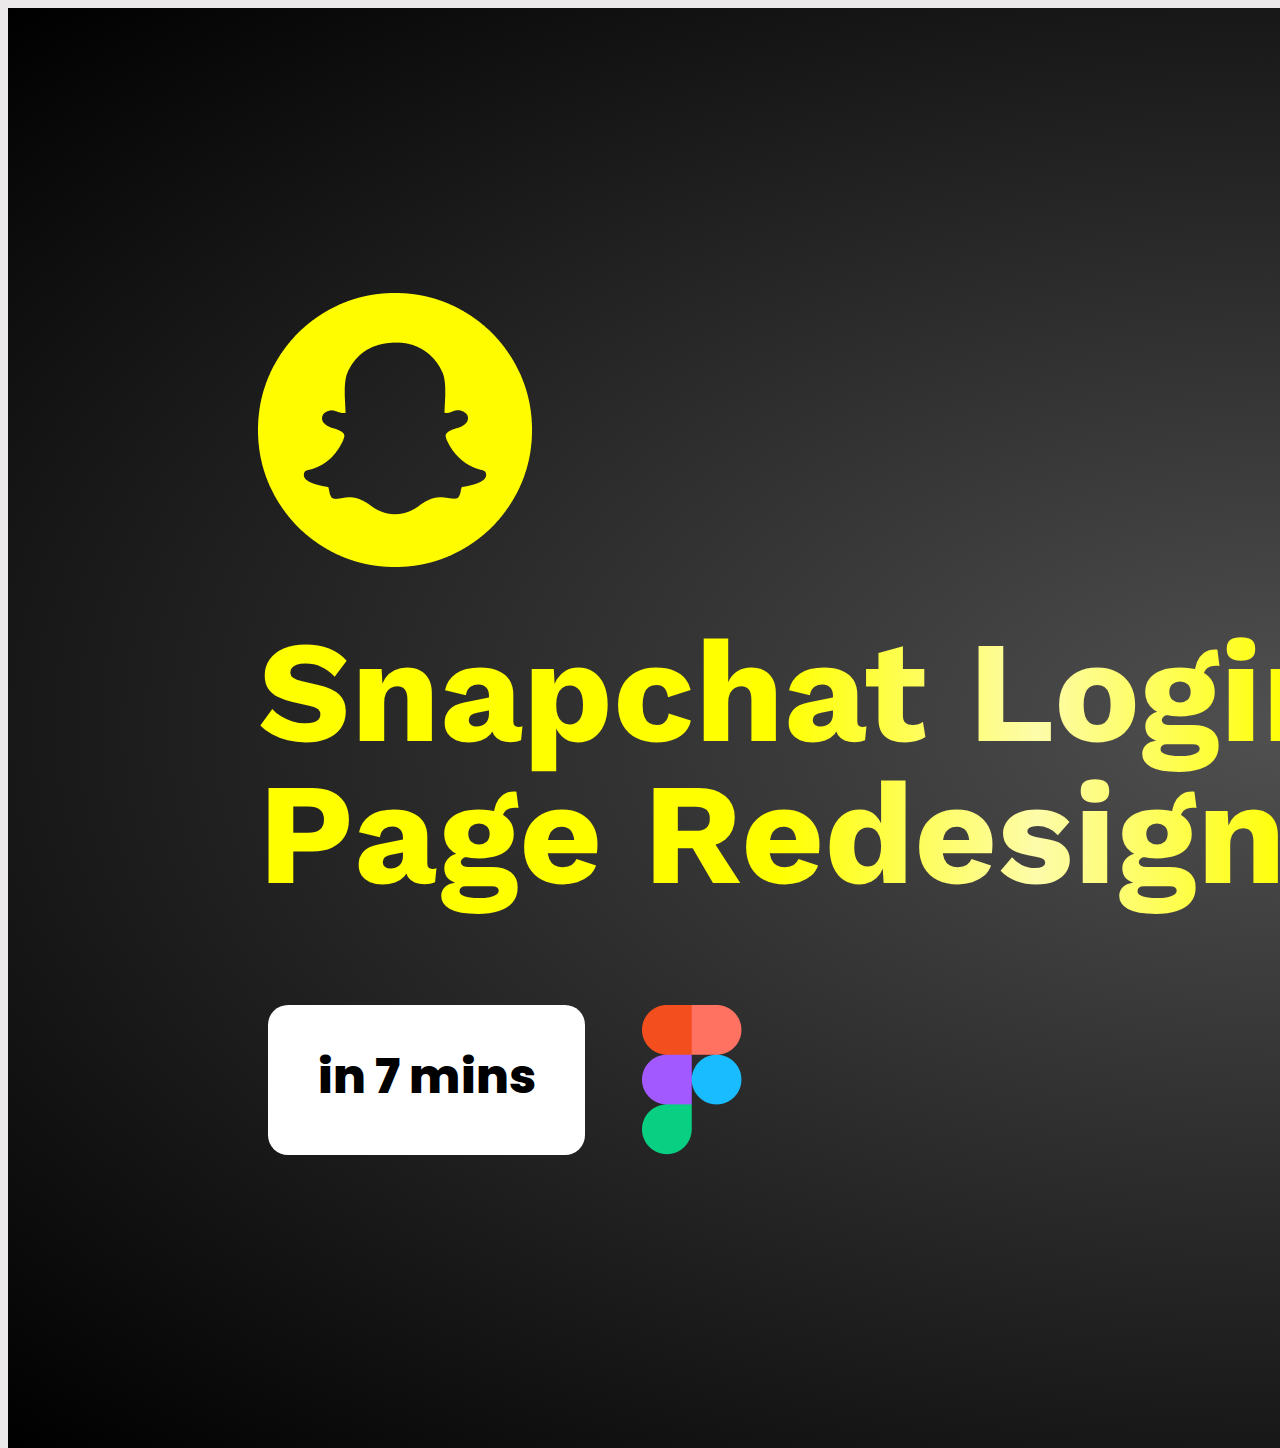
<file: index.html>
<!DOCTYPE html>
<html>

<head>
  <title>ATLP assignment</title>



  <link rel="stylesheet" href="iPhone(X-1).css">
  <link rel="preconnect" href="https://fonts.googleapis.com">
  <link rel="preconnect" href="https://fonts.gstatic.com" crossorigin>
  <link href="https://fonts.googleapis.com/css2?family=Work+Sans:wght@700&display=swap" rel="stylesheet">
  <link rel="preconnect" href="https://fonts.googleapis.com">
  <link rel="preconnect" href="https://fonts.gstatic.com" crossorigin>
  <link href="https://fonts.googleapis.com/css2?family=Poppins:wght@800&display=swap" rel="stylesheet">

  <style>
    .general-box1 {
      position: relative;
      z-index: -1;
    }

    .background1 {
      position: absolute;
      background: radial-gradient(rgb(81, 80, 80) 0.1%, black 99.9%);
      width: 2560px;
      height: 1440px;

    }
  </style>

</head>

<body>
  <div class="general-grid">
    <div class="general-box">
      <div class="welcome-back">
        Welcome Back!
      </div>
      <div class="forget-password">
        Forget password?
      </div>
      <div class="trouble-logging">
        Trouble Logging In?
      </div>

      <div class="or">
        OR
      </div>
      <div class="log-in-box"></div>
      <div class="log-in-textbox">
        Log In via Google
      </div>
      <div class="log-in-textbox21">
        Log In
      </div>
      <div class="top-box"></div>
      <div class="logo">
        <img src="dddd.png">
      </div>
      <div class="login-container">
        <form>
          <input type="text" class="input-field1" required>
          <label class="username-label">USERNAME OR EMAIL</label>
          <input type="password" class="input-field2" required>


          <button type="submit" class="login-button">Log In</button>
          <span class="span0">PASSWORD</span>
        </form>
        <div class="some-box1"></div>
        <div class="some-box2"></div>
        <div>
          <div class="sign-up">Sign up</div>
          <div class="if-you">if you don’t have an account</div>
        </div>

      </div>



    </div>
    <div class="general-box1">
      <div class="background1">
      </div>
    </div>
    <div class="vector6">
      <img class="vector61" src="Vector6.png">
    </div>
    <div class="redesign">
      <p class="redesign1">Snapchat Login Page Redesign</p>
    </div>
    <div class="the-mins">
      <p class="the-mins1">in 7 mins</p>
    </div>
    <div class="seven-mins">
      <div
        style="margin-top: 100px; margin-left: 260px; width: 317px; height: 150px; background: white; border-radius: 20px">
      </div>
    </div>
    <div class="figma">
      <img class="figma1" src="Group.png">
    </div>



  </div>






</body>

</html>
</file>
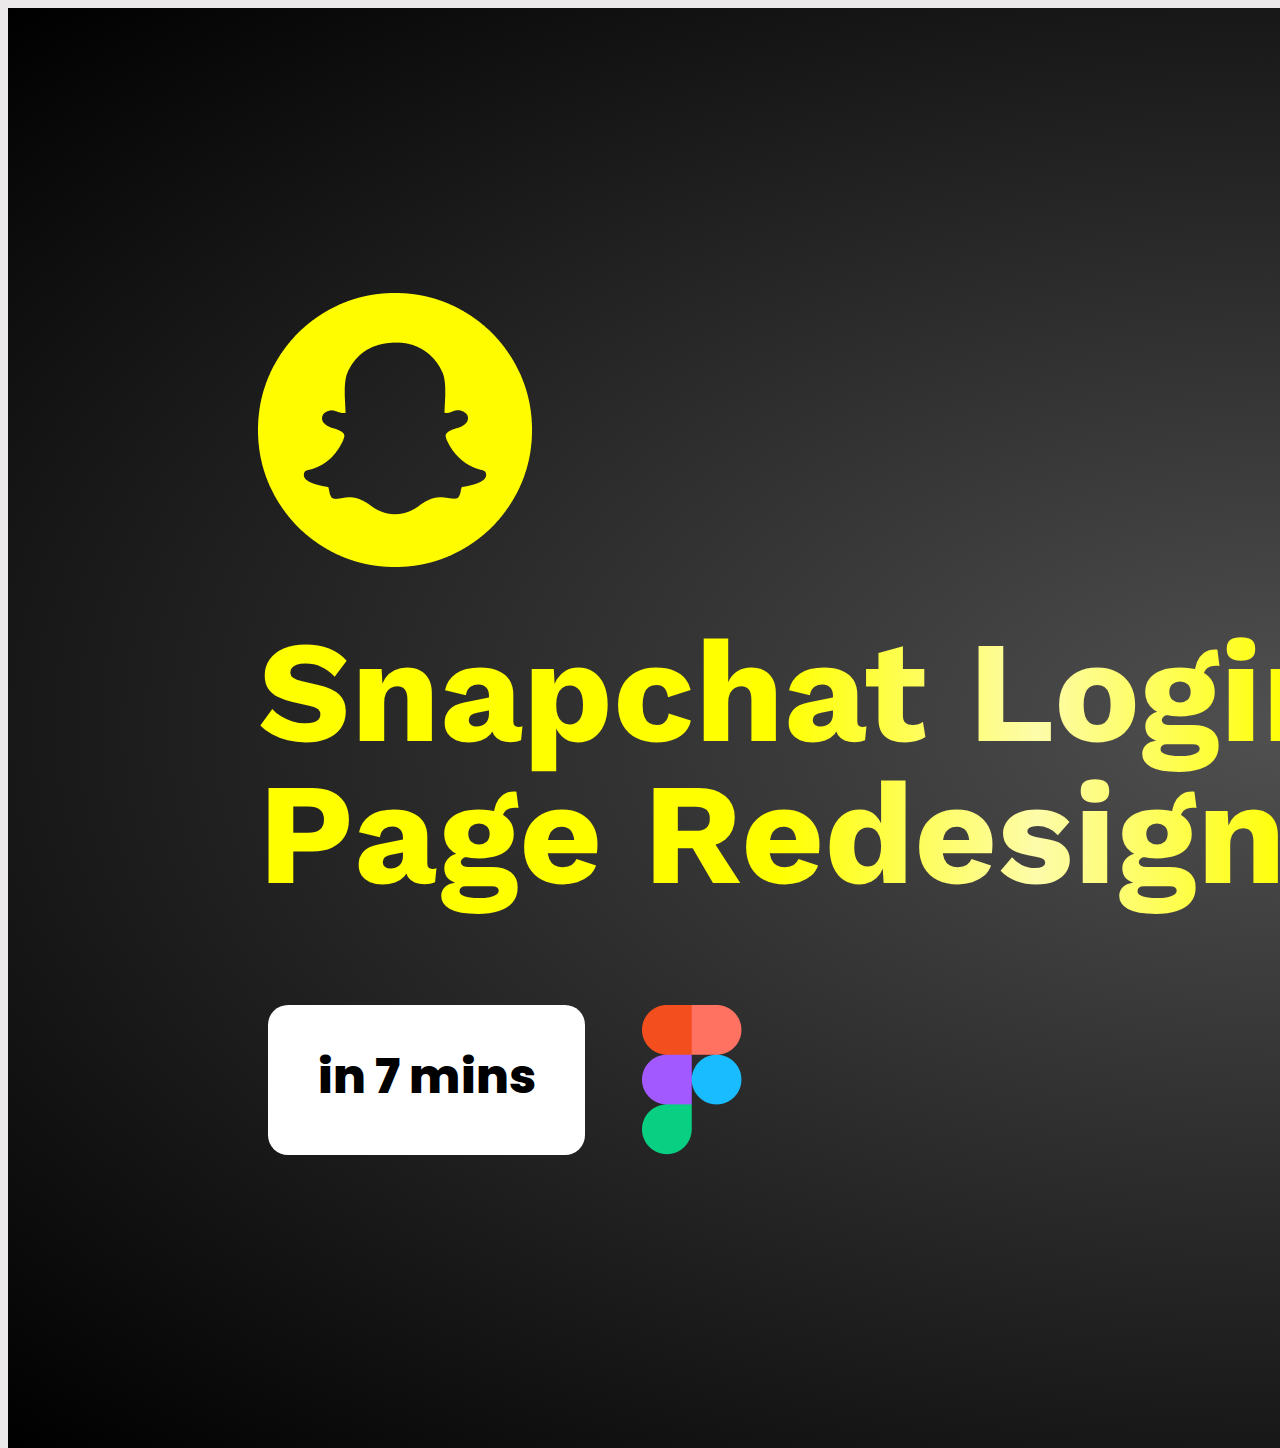
<file: page1(Thumbnails).html>
<!DOCTYPE html>
<html>

<head>
  <title>ATLP assignment</title>



  <link rel="stylesheet" href="iPhone(X-1).css">
  <link rel="preconnect" href="https://fonts.googleapis.com">
  <link rel="preconnect" href="https://fonts.gstatic.com" crossorigin>
  <link href="https://fonts.googleapis.com/css2?family=Work+Sans:wght@700&display=swap" rel="stylesheet">
  <link rel="preconnect" href="https://fonts.googleapis.com">
  <link rel="preconnect" href="https://fonts.gstatic.com" crossorigin>
  <link href="https://fonts.googleapis.com/css2?family=Poppins:wght@800&display=swap" rel="stylesheet">

  <style>
    .general-box1 {
      position: relative;
      z-index: -1;
    }

    .background1 {
      position: absolute;
      background: radial-gradient(rgb(81, 80, 80) 0.1%, black 99.9%);
      width: 2560px;
      height: 1440px;

    }
  </style>

</head>

<body>
  <div class="general-grid">
    <div class="general-box">
      <div class="welcome-back">
        Welcome Back!
      </div>
      <div class="forget-password">
        Forget password?
      </div>
      <div class="trouble-logging">
        Trouble Logging In?
      </div>

      <div class="or">
        OR
      </div>
      <div class="log-in-box"></div>
      <div class="log-in-textbox">
        Log In via Google
      </div>
      <div class="log-in-textbox21">
        Log In
      </div>
      <div class="top-box"></div>
      <div class="logo">
        <img src="dddd.png">
      </div>
      <div class="login-container">
        <form>
          <input type="text" class="input-field1" required>
          <label class="username-label">USERNAME OR EMAIL</label>
          <input type="password" class="input-field2" required>


          <button type="submit" class="login-button">Log In</button>
          <span class="span0">PASSWORD</span>
        </form>
        <div class="some-box1"></div>
        <div class="some-box2"></div>
        <div>
          <div class="sign-up">Sign up</div>
          <div class="if-you">if you don’t have an account</div>
        </div>

      </div>



    </div>
    <div class="general-box1">
      <div class="background1">
      </div>
    </div>
    <div class="vector6">
      <img class="vector61" src="Vector6.png">
    </div>
    <div class="redesign">
      <p class="redesign1">Snapchat Login Page Redesign</p>
    </div>
    <div class="the-mins">
      <p class="the-mins1">in 7 mins</p>
    </div>
    <div class="seven-mins">
      <div
        style="margin-top: 100px; margin-left: 260px; width: 317px; height: 150px; background: white; border-radius: 20px">
      </div>
    </div>
    <div class="figma">
      <img class="figma1" src="Group.png">
    </div>



  </div>






</body>

</html>
</file>
<file: iPhone(X-1).css>
@font-face {
  font-family: HelveticaNeue;
  src: url(HelveticaNeue-font.ttf)
}

.general-grid {
  display: block;
  position: absolute;



}

.header1 {
  font-family: HelveticaNeue;
  font-weight: 400;
  color: #aeadad;
  font-size: 12px;
  margin-bottom: -7px;
  margin-left: 9px;
  margin-top: 0px;

}

.header {
  font-family: HelveticaNeue;
  font-weight: 400;
  color: #aeadad;
  font-size: 12px;
  margin-bottom: -7px;
  margin-left: 9px;
  margin-top: 0px;

}

body {
  background-color: #e4e1e1be;
  height: 1000px;
}

.general-box {

  width: 605px;
  height: 1310px;
  position: absolute;
  margin-left: 1700px;
  margin-top: 45px;

  background-color: white;
  font-family: HelveticaNeue;
  font-weight: 400;
  border-radius: 50px;


}

.welcome-back {
  left: 151px;
  top: 215px;
  position: absolute;
  color: black;
  font-size: 39px;


  word-wrap: break-word
}

.forget-password {
  left: 385px;
  top: 750px;
  position: absolute;
  color: #0D46D9;
  font-size: 16px;


  word-wrap: break-word
}

.trouble-logging {
  left: 224px;
  top: 440px;
  position: absolute;
  color: black;
  font-size: 16px;


  word-wrap: break-word
}



.username-box {
  height: 19px;
  left: 56px;
  top: 372px;
  position: absolute
}

.username1 {
  left: 0.50px;
  top: 0px;
  position: absolute;
  color: #BBBBBB;
  font-size: 19px;


  white-space: nowrap;
}



.or {
  left: 270px;
  top: 515px;
  position: absolute;
  color: #BBBBBB;
  font-size: 29px;


  word-wrap: break-word
}

.log-in-box {
  width: 368px;
  height: 78px;
  left: 114px;
  top: 327px;
  position: absolute;
  background: black;
  border-radius: 50px
}

.log-in-textbox {
  left: 175px;
  top: 348px;
  position: absolute;
  color: rgba(255, 252, 0, 1);
  font-size: 29px;



  word-wrap: break-word
}


.top-box {
  width: 605px;
  height: 142px;
  left: 0px;
  top: 0px;
  position: absolute;
  background: #FFFC00;
  border-top-right-radius: 50px;
  border-top-left-radius: 50px;
}

.logo {

  left: 423px;
  top: 4px;
  position: absolute;
  background: #FFFC00;
  border-radius: 28px;
}

.password-box {
  height: 19px;
  left: 56px;
  top: 434px;
  position: absolute
}

.underline2 {
  width: 424px;
  height: 0px;
  left: 0px;
  top: 19px;
  position: absolute;
  border: 1px black solid
}

.password {
  left: 0.50px;
  top: 0px;
  position: absolute;
  color: #BBBBBB;
  font-size: 19px;


  word-wrap: break-word
}

/* Login box  
.
.
.
*/

.login-container {
  position: relative;
  background-color: transparent;
  padding: 50px;

  width: 436px;

  text-align: center;
  margin-top: 280px;
}

.username-label {
  position: absolute;
  margin-top: -75px;
  margin-left: 60px;
  pointer-events: none;
  transition: 0.5s;
  z-index: 3;
  background-color: white;
  color: #BBBBBB;
  font-size: 19px;

}



.input-field1 {
  width: 100%;
  padding: 16px;
  margin-top: 220px;
  margin-bottom: 30px;
  margin-left: 50px;
  font-size: 19px;
  font-weight: 800;
  box-sizing: border-box;
  transition: border-color 0.3s, padding-top 0.3s;
}

.input-field2 {
  width: 100%;
  padding: 16px;
  margin-top: 10px;
  margin-bottom: 10px;
  font-size: 19px;
  margin-left: 50px;

  box-sizing: border-box;
  transition: border-color 0.3s, padding-top 0.3s;
}

.login-button {
  position: absolute;
  width: 368px;
  height: 78px;
  left: 128px;
  top: 542px;
  font-size: 27px;
  font-weight: 600;

  background-color: #BBBBBB;
  color: white;
  border: none;
  border-radius: 50px;
  cursor: pointer;
  transition: background-color 0.3s;
}

span {
  position: absolute;

  margin-top: -76px;
  margin-left: -180px;
  background-color: white;
  z-index: 3;
  font-size: 15px;
  color: #BBBBBB;
  width: 480px;
  text-align: left;
  padding-left: 21px;

}

.some-box1 {
  position: absolute;
  width: 428px;
  height: 55px;
  margin-top: -170px;
  margin-left: 50px;
  padding-left: -1px;
  background-color: transparent;
  z-index: 2;
  border: 4px solid white;
  border-bottom-width: 3px;
  border-bottom-color: black;
  pointer-events: none;

}

.some-box2 {
  position: absolute;
  width: 428px;
  height: 51px;
  margin-top: -69px;
  background-color: transparent;
  margin-left: 50px;
  padding-left: -1px;



  z-index: 2;
  border: 4px solid white;
  border-bottom-width: 3px;
  border-bottom-color: black;
  pointer-events: none;
}

.input-field2:valid+.login-button {
  background-color: rgba(255, 252, 0, 1);
  color: black
}

.input-field1:focus+.username-label,
.input-field1:valid+.username-label {
  margin-top: -97px;
  font-size: 15px;
}

.sign-up {
  position: absolute;
  margin-top: 240px;
  margin-left: 120px;

  font-size: 16px;
}

.if-you {
  position: absolute;
  margin-top: 240px;
  margin-left: 186px;

  font-size: 16px;
  color: #626262;
}

/*Other elements starting from vector numero 6*/

.vector6 {
  width: 274px;
  height: 274px;
  margin-left: 250px;
  margin-top: 285px;
}

.vector61 {
  width: 100%;
}

.redesign {
  width: 1299px;
  height: 284px;
  margin-left: 250px;
  margin-top: -90px;
}

.redesign1 {
  width: 100%;
  background: linear-gradient(to right, yellow, yellow,yellow, #FDFCA9,yellow, #eedd44);
  -webkit-text-fill-color: transparent;
  -webkit-background-clip: text;

  font-size: 144px;
  font-family: 'Work Sans', sans-serif;
  font-weight: 700;
  line-height: 142px;
  word-wrap: break-word;
  padding-bottom: 15px;
}

.seven-mins {
  width: 317px;
  height: 150px;
  position: absolute;

}

.the-mins {
  position: absolute;
  width: 216px;
  height: 47px;
  margin-top: 100px;
  margin-left: 310px;
  z-index: 700;




}

.the-mins1 {
  color: black;
  font-size: 48px;
  font-family: Poppins;
  font-weight: 800;
  line-height: 47.18px;
  word-wrap: break-word;
  z-index: 700;
  white-space: nowrap;


}

.figma1 {
  position: absolute;
  margin-top: 100px;
  margin-left: 634px;
}
</file>
